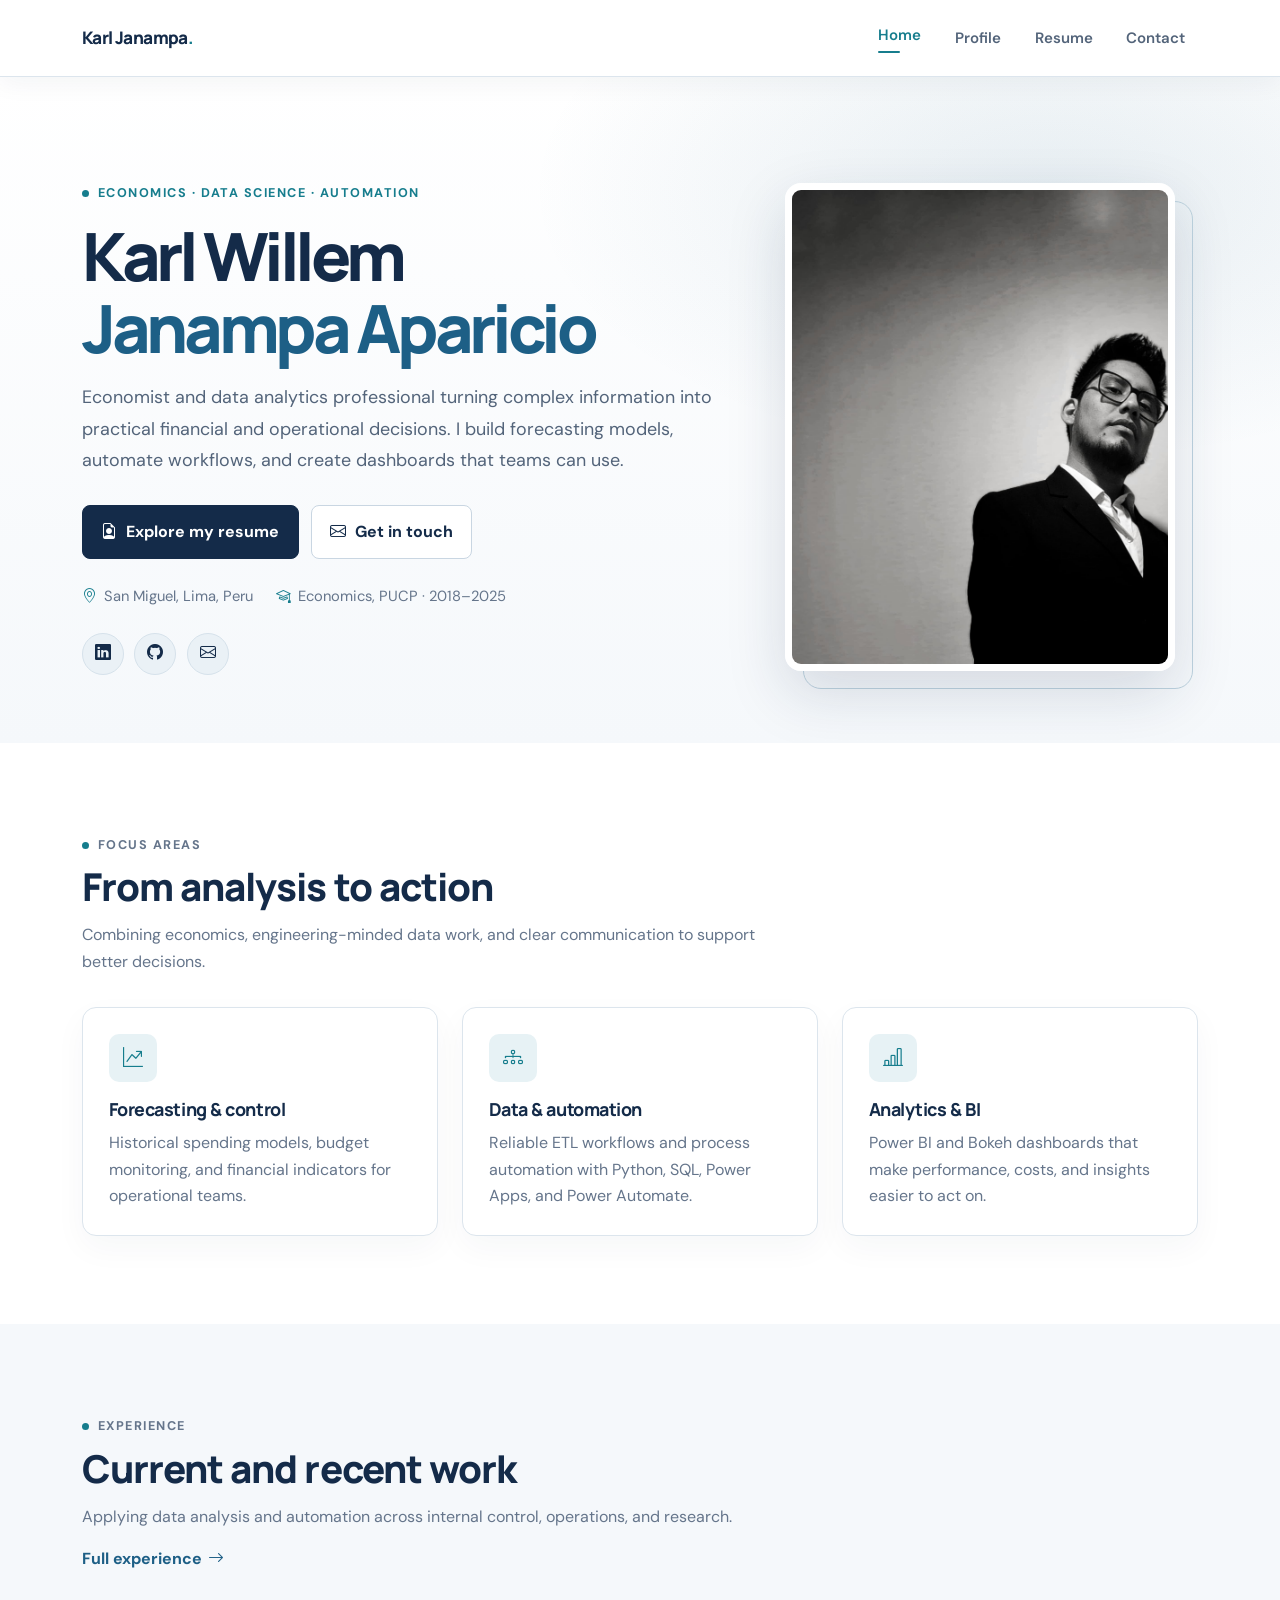
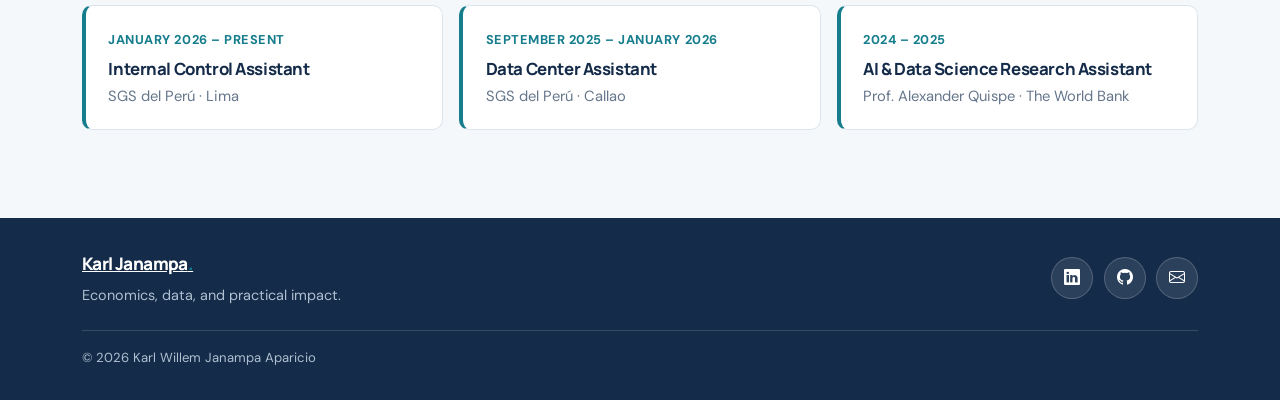
<file: index.html>
<!DOCTYPE html>
<html lang="en">

<head>
  <meta charset="utf-8">
  <meta name="viewport" content="width=device-width, initial-scale=1">
  <meta name="description" content="Karl Willem Janampa Aparicio — Economist focused on data science, analytics, automation, and evidence-based decisions.">
  <meta name="theme-color" content="#142b49">
  <title>Karl Janampa | Economist &amp; Data Analytics</title>
  <link rel="icon" href="assets/img/favicon.png" type="image/png">
  <link rel="preconnect" href="https://fonts.googleapis.com">
  <link rel="preconnect" href="https://fonts.gstatic.com" crossorigin>
  <link href="https://fonts.googleapis.com/css2?family=DM+Sans:wght@400;500;600;700&family=Manrope:wght@500;600;700;800&display=swap" rel="stylesheet">
  <link href="assets/vendor/bootstrap/css/bootstrap.min.css" rel="stylesheet">
  <link href="assets/vendor/bootstrap-icons/bootstrap-icons.css" rel="stylesheet">
  <link href="assets/css/corporate.css" rel="stylesheet">
</head>

<body>
  <header id="header" class="site-header sticky-top">
    <nav class="navbar navbar-expand-lg navbar-light site-nav" aria-label="Main navigation">
      <div class="container">
        <a class="navbar-brand site-brand" href="index.html">Karl Janampa<span class="site-brand-mark">.</span></a>
        <button class="navbar-toggler" type="button" data-bs-toggle="collapse" data-bs-target="#siteNav" aria-controls="siteNav" aria-expanded="false" aria-label="Toggle navigation">
          <span class="navbar-toggler-icon"></span>
        </button>
        <div class="collapse navbar-collapse" id="siteNav">
          <ul class="navbar-nav ms-auto align-items-lg-center gap-lg-2">
            <li class="nav-item"><a class="nav-link active" aria-current="page" href="index.html">Home</a></li>
            <li class="nav-item"><a class="nav-link" href="about.html">Profile</a></li>
            <li class="nav-item"><a class="nav-link" href="resume.html">Resume</a></li>
            <li class="nav-item"><a class="nav-link" href="contact.html">Contact</a></li>
          </ul>
        </div>
      </div>
    </nav>
  </header>

  <main id="top">
    <section class="hero-section">
      <div class="container">
        <div class="row align-items-center g-5">
          <div class="col-lg-7">
            <p class="eyebrow">Economics · Data science · Automation</p>
            <h1 class="hero-title">Karl Willem<br><span>Janampa Aparicio</span></h1>
            <p class="hero-lead">Economist and data analytics professional turning complex information into practical financial and operational decisions. I build forecasting models, automate workflows, and create dashboards that teams can use.</p>
            <div class="button-row">
              <a class="btn-brand" href="resume.html"><i class="bi bi-file-earmark-person"></i>Explore my resume</a>
              <a class="btn-outline-brand" href="mailto:kjanampa@pucp.edu.pe"><i class="bi bi-envelope"></i>Get in touch</a>
            </div>
            <div class="hero-details">
              <span><i class="bi bi-geo-alt"></i>San Miguel, Lima, Peru</span>
              <span><i class="bi bi-mortarboard"></i>Economics, PUCP · 2018–2025</span>
            </div>
            <div class="social-links mt-4" aria-label="Social profiles">
              <a href="https://linkedin.com/in/karljaap" target="_blank" rel="noopener noreferrer" aria-label="LinkedIn"><i class="bi bi-linkedin"></i></a>
              <a href="https://github.com/karljaap26" target="_blank" rel="noopener noreferrer" aria-label="GitHub"><i class="bi bi-github"></i></a>
              <a href="mailto:kjanampa@pucp.edu.pe" aria-label="Email"><i class="bi bi-envelope"></i></a>
            </div>
          </div>
          <div class="col-lg-5">
            <div class="hero-photo-wrap">
              <img class="hero-photo" src="assets/img/karl.jpeg" alt="Karl Willem Janampa Aparicio">
            </div>
          </div>
        </div>
      </div>
    </section>

    <section class="section-pad section-pad-white">
      <div class="container">
        <div class="section-heading">
          <p class="eyebrow">Focus areas</p>
          <h2>From analysis to action</h2>
          <p>Combining economics, engineering-minded data work, and clear communication to support better decisions.</p>
        </div>
        <div class="row g-4">
          <div class="col-md-4">
            <article class="feature-card">
              <span class="feature-icon"><i class="bi bi-graph-up-arrow"></i></span>
              <h3>Forecasting &amp; control</h3>
              <p>Historical spending models, budget monitoring, and financial indicators for operational teams.</p>
            </article>
          </div>
          <div class="col-md-4">
            <article class="feature-card">
              <span class="feature-icon"><i class="bi bi-diagram-3"></i></span>
              <h3>Data &amp; automation</h3>
              <p>Reliable ETL workflows and process automation with Python, SQL, Power Apps, and Power Automate.</p>
            </article>
          </div>
          <div class="col-md-4">
            <article class="feature-card">
              <span class="feature-icon"><i class="bi bi-bar-chart-line"></i></span>
              <h3>Analytics &amp; BI</h3>
              <p>Power BI and Bokeh dashboards that make performance, costs, and insights easier to act on.</p>
            </article>
          </div>
        </div>
      </div>
    </section>

    <section class="section-pad">
      <div class="container">
        <div class="split-heading section-heading">
          <div>
            <p class="eyebrow">Experience</p>
            <h2>Current and recent work</h2>
            <p>Applying data analysis and automation across internal control, operations, and research.</p>
          </div>
          <a class="text-link" href="resume.html">Full experience <i class="bi bi-arrow-right"></i></a>
        </div>
        <div class="row g-3">
          <div class="col-lg-4">
            <article class="experience-card">
              <span class="period">January 2026 – Present</span>
              <h3>Internal Control Assistant</h3>
              <p>SGS del Perú · Lima</p>
            </article>
          </div>
          <div class="col-lg-4">
            <article class="experience-card">
              <span class="period">September 2025 – January 2026</span>
              <h3>Data Center Assistant</h3>
              <p>SGS del Perú · Callao</p>
            </article>
          </div>
          <div class="col-lg-4">
            <article class="experience-card">
              <span class="period">2024 – 2025</span>
              <h3>AI &amp; Data Science Research Assistant</h3>
              <p>Prof. Alexander Quispe · The World Bank</p>
            </article>
          </div>
        </div>
      </div>
    </section>
  </main>

  <footer class="site-footer">
    <div class="container">
      <div class="footer-inner">
        <div>
          <a class="site-brand" href="index.html">Karl Janampa<span class="site-brand-mark">.</span></a>
          <p>Economics, data, and practical impact.</p>
        </div>
        <div class="social-links" aria-label="Social profiles">
          <a href="https://linkedin.com/in/karljaap" target="_blank" rel="noopener noreferrer" aria-label="LinkedIn"><i class="bi bi-linkedin"></i></a>
          <a href="https://github.com/karljaap26" target="_blank" rel="noopener noreferrer" aria-label="GitHub"><i class="bi bi-github"></i></a>
          <a href="mailto:kjanampa@pucp.edu.pe" aria-label="Email"><i class="bi bi-envelope"></i></a>
        </div>
      </div>
      <div class="footer-copy">© 2026 Karl Willem Janampa Aparicio</div>
    </div>
  </footer>

  <a href="#top" id="scroll-top" class="scroll-top" aria-label="Back to top"><i class="bi bi-arrow-up-short"></i></a>
  <script src="assets/vendor/bootstrap/js/bootstrap.bundle.min.js"></script>
  <script src="assets/vendor/aos/aos.js"></script>
  <script src="assets/vendor/typed.js/typed.umd.js"></script>
  <script src="assets/vendor/purecounter/purecounter_vanilla.js"></script>
  <script src="assets/vendor/waypoints/noframework.waypoints.js"></script>
  <script src="assets/vendor/swiper/swiper-bundle.min.js"></script>
  <script src="assets/vendor/glightbox/js/glightbox.min.js"></script>
  <script src="assets/vendor/imagesloaded/imagesloaded.pkgd.min.js"></script>
  <script src="assets/vendor/isotope-layout/isotope.pkgd.min.js"></script>
  <script src="assets/js/main.js"></script>
</body>
</html>
</file>
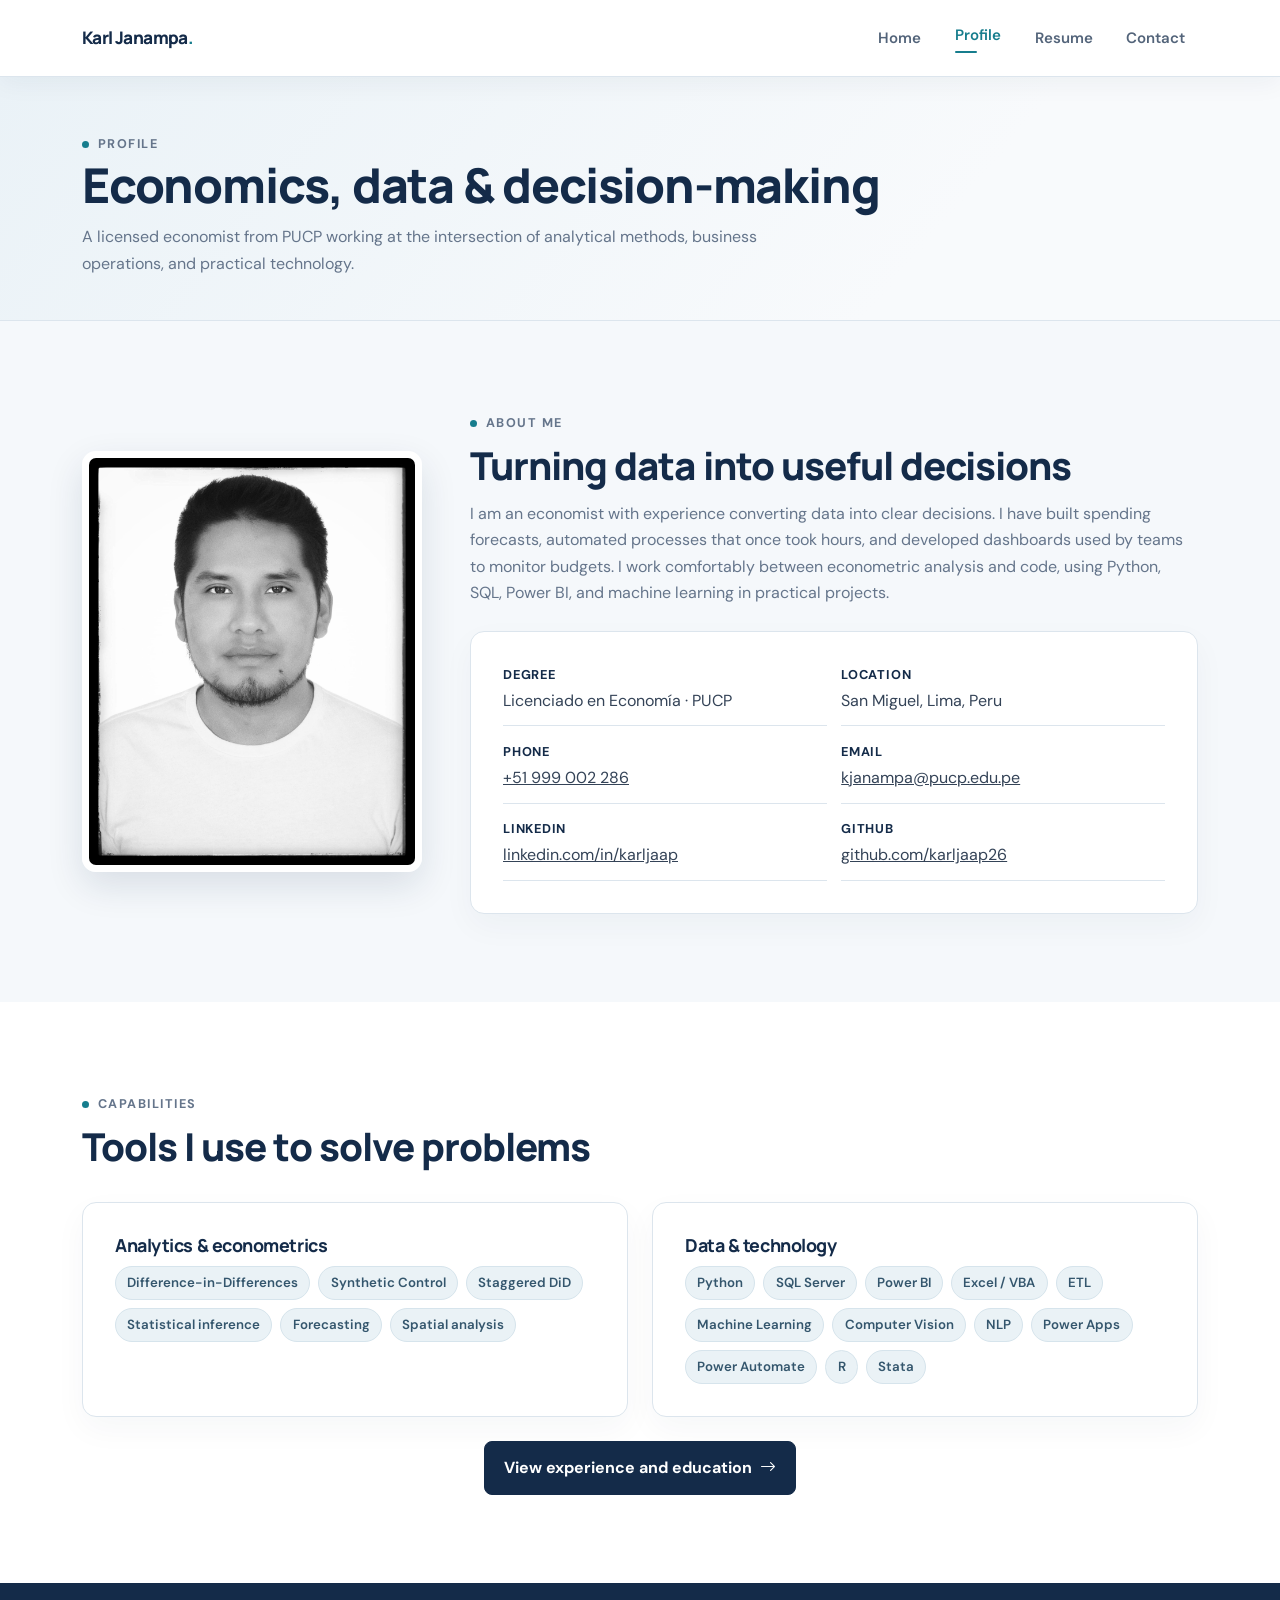
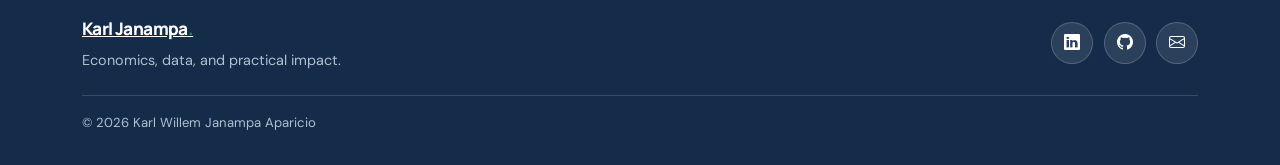
<file: about.html>
<!DOCTYPE html>
<html lang="en">

<head>
  <meta charset="utf-8">
  <meta name="viewport" content="width=device-width, initial-scale=1">
  <meta name="description" content="Profile of Karl Janampa, licensed economist from PUCP focused on analytics, automation, and applied data science.">
  <meta name="theme-color" content="#142b49">
  <title>Profile | Karl Janampa</title>
  <link rel="icon" href="assets/img/favicon.png" type="image/png">
  <link rel="preconnect" href="https://fonts.googleapis.com">
  <link rel="preconnect" href="https://fonts.gstatic.com" crossorigin>
  <link href="https://fonts.googleapis.com/css2?family=DM+Sans:wght@400;500;600;700&family=Manrope:wght@500;600;700;800&display=swap" rel="stylesheet">
  <link href="assets/vendor/bootstrap/css/bootstrap.min.css" rel="stylesheet">
  <link href="assets/vendor/bootstrap-icons/bootstrap-icons.css" rel="stylesheet">
  <link href="assets/css/corporate.css" rel="stylesheet">
</head>

<body>
  <header id="header" class="site-header sticky-top">
    <nav class="navbar navbar-expand-lg navbar-light site-nav" aria-label="Main navigation">
      <div class="container">
        <a class="navbar-brand site-brand" href="index.html">Karl Janampa<span class="site-brand-mark">.</span></a>
        <button class="navbar-toggler" type="button" data-bs-toggle="collapse" data-bs-target="#siteNav" aria-controls="siteNav" aria-expanded="false" aria-label="Toggle navigation">
          <span class="navbar-toggler-icon"></span>
        </button>
        <div class="collapse navbar-collapse" id="siteNav">
          <ul class="navbar-nav ms-auto align-items-lg-center gap-lg-2">
            <li class="nav-item"><a class="nav-link" href="index.html">Home</a></li>
            <li class="nav-item"><a class="nav-link active" aria-current="page" href="about.html">Profile</a></li>
            <li class="nav-item"><a class="nav-link" href="resume.html">Resume</a></li>
            <li class="nav-item"><a class="nav-link" href="contact.html">Contact</a></li>
          </ul>
        </div>
      </div>
    </nav>
  </header>

  <main id="top">
    <section class="page-banner">
      <div class="container">
        <p class="eyebrow">Profile</p>
        <h1>Economics, data &amp; decision-making</h1>
        <p>A licensed economist from PUCP working at the intersection of analytical methods, business operations, and practical technology.</p>
      </div>
    </section>

    <section class="section-pad">
      <div class="container">
        <div class="row align-items-center g-5">
          <div class="col-lg-4">
            <img class="profile-image" src="assets/img/Karl2.jpeg" alt="Portrait of Karl Willem Janampa Aparicio">
          </div>
          <div class="col-lg-8">
            <div class="section-heading mb-4">
              <p class="eyebrow">About me</p>
              <h2>Turning data into useful decisions</h2>
              <p>I am an economist with experience converting data into clear decisions. I have built spending forecasts, automated processes that once took hours, and developed dashboards used by teams to monitor budgets. I work comfortably between econometric analysis and code, using Python, SQL, Power BI, and machine learning in practical projects.</p>
            </div>
            <div class="content-card">
              <ul class="fact-list">
                <li><strong>Degree</strong><span>Licenciado en Economía · PUCP</span></li>
                <li><strong>Location</strong><span>San Miguel, Lima, Peru</span></li>
                <li><strong>Phone</strong><a href="tel:+51999002286">+51 999 002 286</a></li>
                <li><strong>Email</strong><a href="mailto:kjanampa@pucp.edu.pe">kjanampa@pucp.edu.pe</a></li>
                <li><strong>LinkedIn</strong><a href="https://linkedin.com/in/karljaap" target="_blank" rel="noopener noreferrer">linkedin.com/in/karljaap</a></li>
                <li><strong>GitHub</strong><a href="https://github.com/karljaap26" target="_blank" rel="noopener noreferrer">github.com/karljaap26</a></li>
              </ul>
            </div>
          </div>
        </div>
      </div>
    </section>

    <section class="section-pad section-pad-white">
      <div class="container">
        <div class="section-heading">
          <p class="eyebrow">Capabilities</p>
          <h2>Tools I use to solve problems</h2>
        </div>
        <div class="row g-4">
          <div class="col-lg-6">
            <article class="content-card h-100">
              <h3>Analytics &amp; econometrics</h3>
              <div class="tag-list">
                <span class="tag">Difference-in-Differences</span><span class="tag">Synthetic Control</span>
                <span class="tag">Staggered DiD</span><span class="tag">Statistical inference</span>
                <span class="tag">Forecasting</span><span class="tag">Spatial analysis</span>
              </div>
            </article>
          </div>
          <div class="col-lg-6">
            <article class="content-card h-100">
              <h3>Data &amp; technology</h3>
              <div class="tag-list">
                <span class="tag">Python</span><span class="tag">SQL Server</span><span class="tag">Power BI</span>
                <span class="tag">Excel / VBA</span><span class="tag">ETL</span><span class="tag">Machine Learning</span>
                <span class="tag">Computer Vision</span><span class="tag">NLP</span><span class="tag">Power Apps</span>
                <span class="tag">Power Automate</span><span class="tag">R</span><span class="tag">Stata</span>
              </div>
            </article>
          </div>
        </div>
        <div class="text-center mt-4">
          <a class="btn-brand" href="resume.html">View experience and education <i class="bi bi-arrow-right"></i></a>
        </div>
      </div>
    </section>
  </main>

  <footer class="site-footer">
    <div class="container">
      <div class="footer-inner">
        <div><a class="site-brand" href="index.html">Karl Janampa<span class="site-brand-mark">.</span></a><p>Economics, data, and practical impact.</p></div>
        <div class="social-links" aria-label="Social profiles">
          <a href="https://linkedin.com/in/karljaap" target="_blank" rel="noopener noreferrer" aria-label="LinkedIn"><i class="bi bi-linkedin"></i></a>
          <a href="https://github.com/karljaap26" target="_blank" rel="noopener noreferrer" aria-label="GitHub"><i class="bi bi-github"></i></a>
          <a href="mailto:kjanampa@pucp.edu.pe" aria-label="Email"><i class="bi bi-envelope"></i></a>
        </div>
      </div>
      <div class="footer-copy">© 2026 Karl Willem Janampa Aparicio</div>
    </div>
  </footer>

  <a href="#top" id="scroll-top" class="scroll-top" aria-label="Back to top"><i class="bi bi-arrow-up-short"></i></a>
  <script src="assets/vendor/bootstrap/js/bootstrap.bundle.min.js"></script>
  <script src="assets/vendor/aos/aos.js"></script>
  <script src="assets/vendor/typed.js/typed.umd.js"></script>
  <script src="assets/vendor/purecounter/purecounter_vanilla.js"></script>
  <script src="assets/vendor/waypoints/noframework.waypoints.js"></script>
  <script src="assets/vendor/swiper/swiper-bundle.min.js"></script>
  <script src="assets/vendor/glightbox/js/glightbox.min.js"></script>
  <script src="assets/vendor/imagesloaded/imagesloaded.pkgd.min.js"></script>
  <script src="assets/vendor/isotope-layout/isotope.pkgd.min.js"></script>
  <script src="assets/js/main.js"></script>
</body>
</html>
</file>
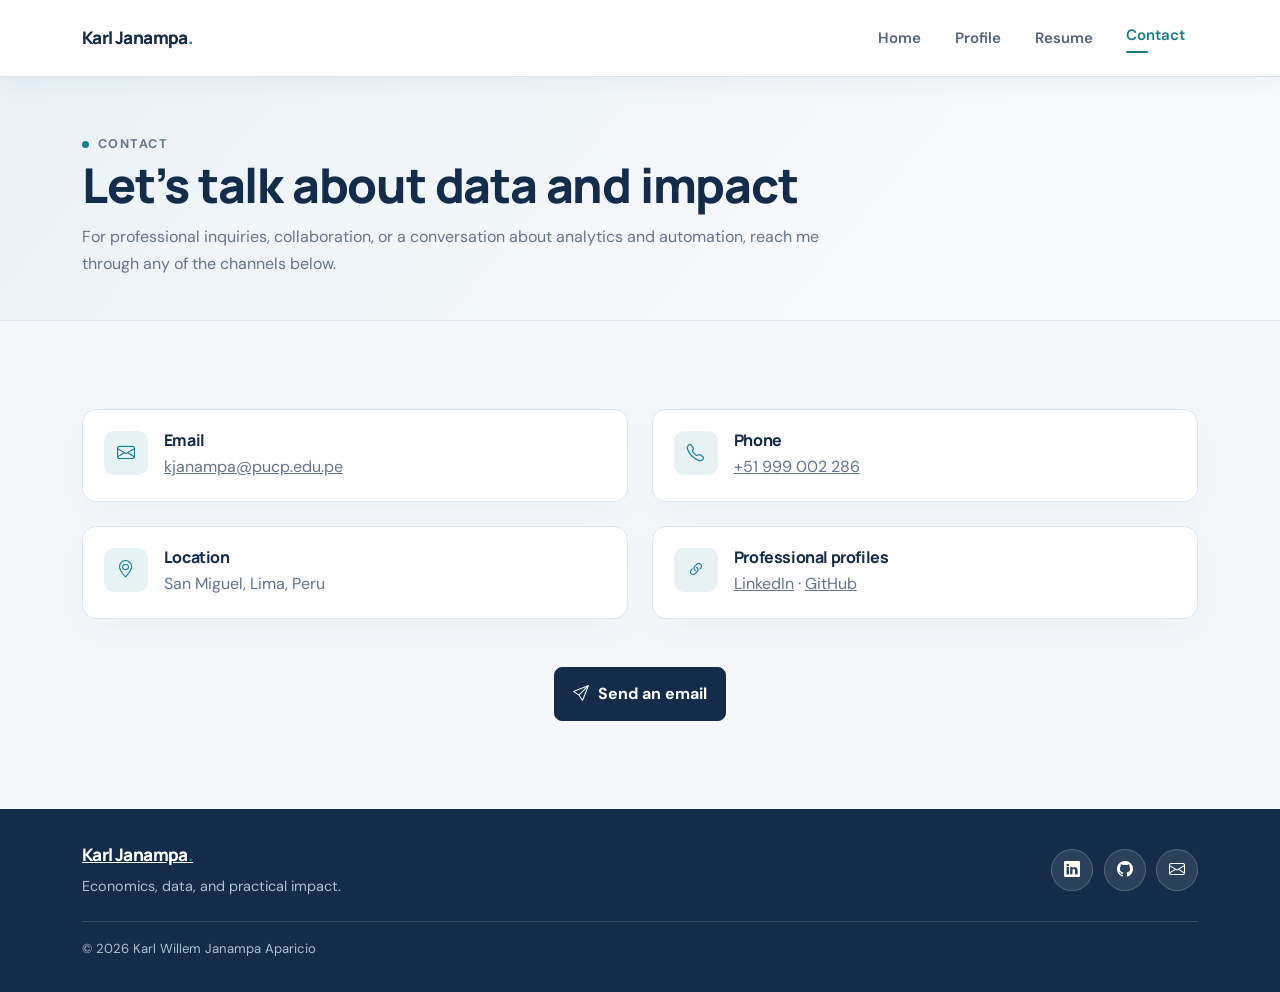
<file: contact.html>
<!DOCTYPE html>
<html lang="en">

<head>
  <meta charset="utf-8">
  <meta name="viewport" content="width=device-width, initial-scale=1">
  <meta name="description" content="Contact Karl Janampa in San Miguel, Lima, Peru.">
  <meta name="theme-color" content="#142b49">
  <title>Contact | Karl Janampa</title>
  <link rel="icon" href="assets/img/favicon.png" type="image/png">
  <link rel="preconnect" href="https://fonts.googleapis.com">
  <link rel="preconnect" href="https://fonts.gstatic.com" crossorigin>
  <link href="https://fonts.googleapis.com/css2?family=DM+Sans:wght@400;500;600;700&family=Manrope:wght@500;600;700;800&display=swap" rel="stylesheet">
  <link href="assets/vendor/bootstrap/css/bootstrap.min.css" rel="stylesheet">
  <link href="assets/vendor/bootstrap-icons/bootstrap-icons.css" rel="stylesheet">
  <link href="assets/css/corporate.css" rel="stylesheet">
</head>

<body>
  <header id="header" class="site-header sticky-top">
    <nav class="navbar navbar-expand-lg navbar-light site-nav" aria-label="Main navigation">
      <div class="container">
        <a class="navbar-brand site-brand" href="index.html">Karl Janampa<span class="site-brand-mark">.</span></a>
        <button class="navbar-toggler" type="button" data-bs-toggle="collapse" data-bs-target="#siteNav" aria-controls="siteNav" aria-expanded="false" aria-label="Toggle navigation">
          <span class="navbar-toggler-icon"></span>
        </button>
        <div class="collapse navbar-collapse" id="siteNav">
          <ul class="navbar-nav ms-auto align-items-lg-center gap-lg-2">
            <li class="nav-item"><a class="nav-link" href="index.html">Home</a></li>
            <li class="nav-item"><a class="nav-link" href="about.html">Profile</a></li>
            <li class="nav-item"><a class="nav-link" href="resume.html">Resume</a></li>
            <li class="nav-item"><a class="nav-link active" aria-current="page" href="contact.html">Contact</a></li>
          </ul>
        </div>
      </div>
    </nav>
  </header>

  <main id="top">
    <section class="page-banner">
      <div class="container">
        <p class="eyebrow">Contact</p>
        <h1>Let’s talk about data and impact</h1>
        <p>For professional inquiries, collaboration, or a conversation about analytics and automation, reach me through any of the channels below.</p>
      </div>
    </section>

    <section class="section-pad">
      <div class="container">
        <div class="row g-4">
          <div class="col-md-6">
            <article class="contact-card">
              <span class="contact-icon"><i class="bi bi-envelope"></i></span>
              <div><h2>Email</h2><a href="mailto:kjanampa@pucp.edu.pe">kjanampa@pucp.edu.pe</a></div>
            </article>
          </div>
          <div class="col-md-6">
            <article class="contact-card">
              <span class="contact-icon"><i class="bi bi-telephone"></i></span>
              <div><h2>Phone</h2><a href="tel:+51999002286">+51 999 002 286</a></div>
            </article>
          </div>
          <div class="col-md-6">
            <article class="contact-card">
              <span class="contact-icon"><i class="bi bi-geo-alt"></i></span>
              <div><h2>Location</h2><p>San Miguel, Lima, Peru</p></div>
            </article>
          </div>
          <div class="col-md-6">
            <article class="contact-card">
              <span class="contact-icon"><i class="bi bi-link-45deg"></i></span>
              <div><h2>Professional profiles</h2>
                <p><a href="https://linkedin.com/in/karljaap" target="_blank" rel="noopener noreferrer">LinkedIn</a> ·
                  <a href="https://github.com/karljaap26" target="_blank" rel="noopener noreferrer">GitHub</a></p>
              </div>
            </article>
          </div>
        </div>
        <div class="text-center mt-5">
          <a class="btn-brand" href="mailto:kjanampa@pucp.edu.pe?subject=Professional%20inquiry"><i class="bi bi-send"></i>Send an email</a>
        </div>
      </div>
    </section>
  </main>

  <footer class="site-footer">
    <div class="container">
      <div class="footer-inner">
        <div><a class="site-brand" href="index.html">Karl Janampa<span class="site-brand-mark">.</span></a><p>Economics, data, and practical impact.</p></div>
        <div class="social-links" aria-label="Social profiles">
          <a href="https://linkedin.com/in/karljaap" target="_blank" rel="noopener noreferrer" aria-label="LinkedIn"><i class="bi bi-linkedin"></i></a>
          <a href="https://github.com/karljaap26" target="_blank" rel="noopener noreferrer" aria-label="GitHub"><i class="bi bi-github"></i></a>
          <a href="mailto:kjanampa@pucp.edu.pe" aria-label="Email"><i class="bi bi-envelope"></i></a>
        </div>
      </div>
      <div class="footer-copy">© 2026 Karl Willem Janampa Aparicio</div>
    </div>
  </footer>

  <a href="#top" id="scroll-top" class="scroll-top" aria-label="Back to top"><i class="bi bi-arrow-up-short"></i></a>
  <script src="assets/vendor/bootstrap/js/bootstrap.bundle.min.js"></script>
  <script src="assets/vendor/aos/aos.js"></script>
  <script src="assets/vendor/typed.js/typed.umd.js"></script>
  <script src="assets/vendor/purecounter/purecounter_vanilla.js"></script>
  <script src="assets/vendor/waypoints/noframework.waypoints.js"></script>
  <script src="assets/vendor/swiper/swiper-bundle.min.js"></script>
  <script src="assets/vendor/glightbox/js/glightbox.min.js"></script>
  <script src="assets/vendor/imagesloaded/imagesloaded.pkgd.min.js"></script>
  <script src="assets/vendor/isotope-layout/isotope.pkgd.min.js"></script>
  <script src="assets/js/main.js"></script>
</body>
</html>
</file>
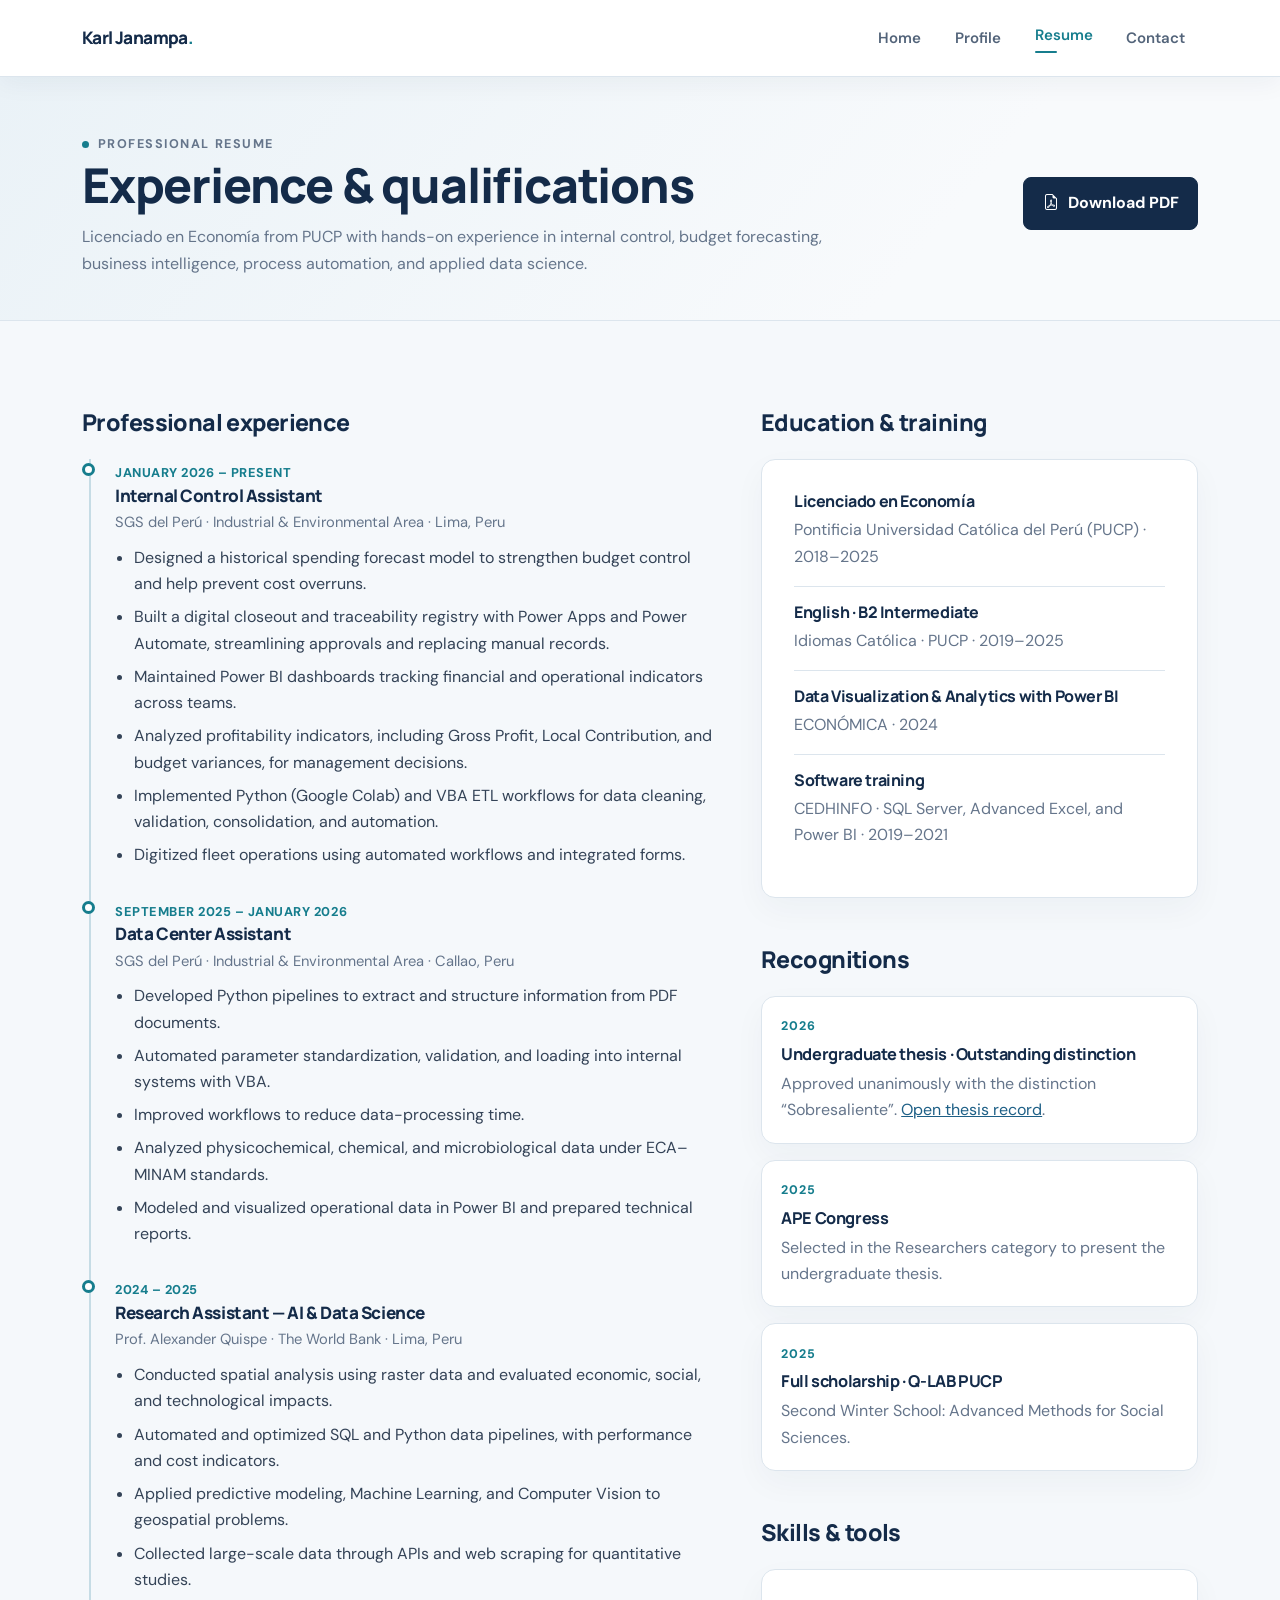
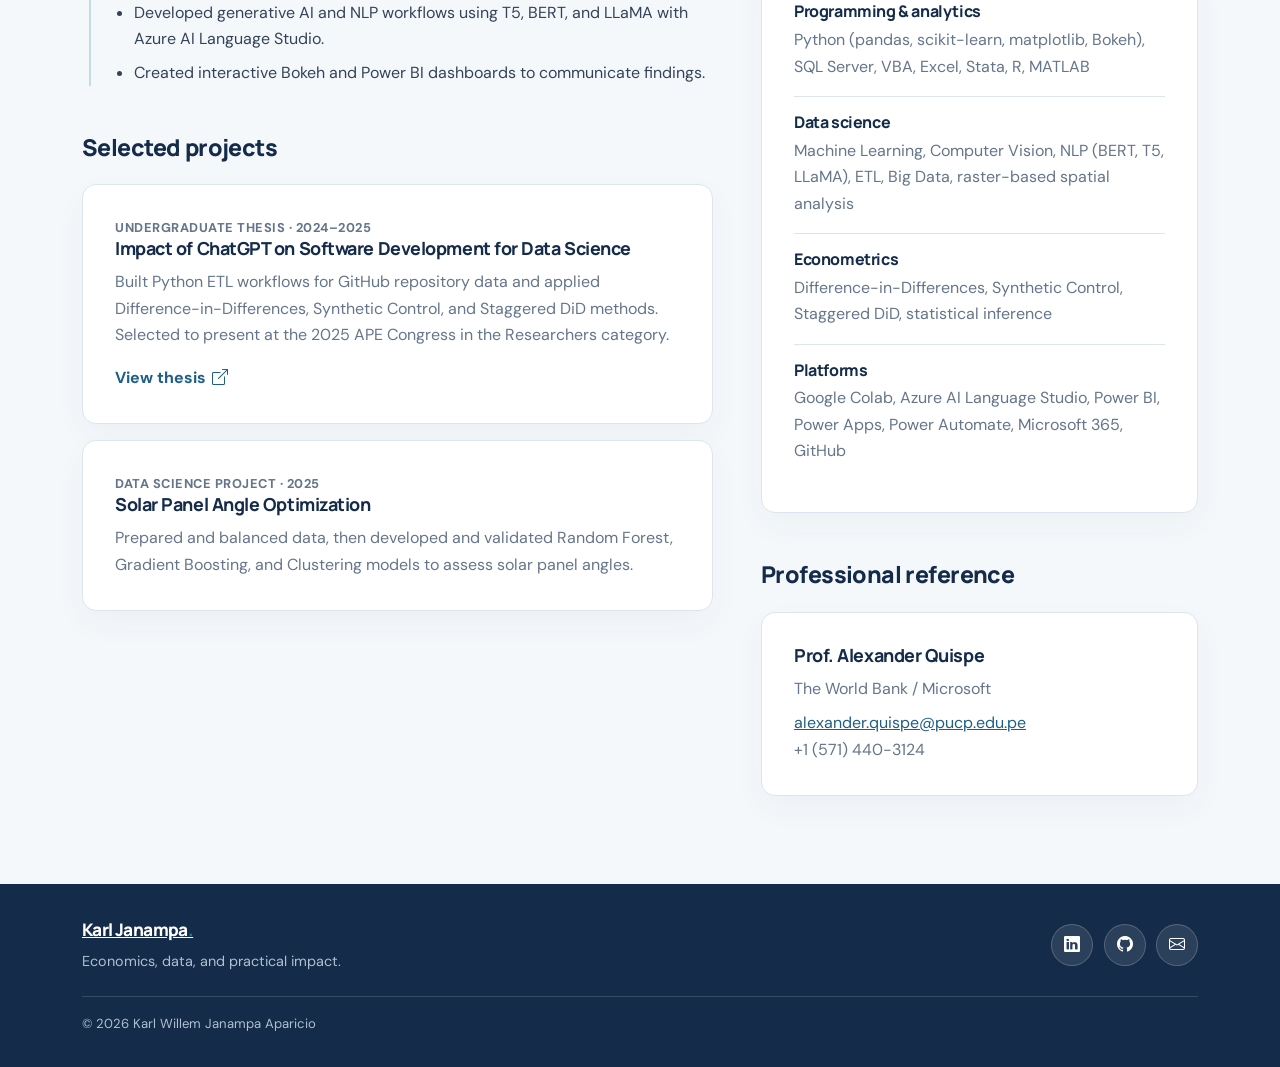
<file: resume.html>
<!DOCTYPE html>
<html lang="en">

<head>
  <meta charset="utf-8">
  <meta name="viewport" content="width=device-width, initial-scale=1">
  <meta name="description" content="Professional resume of Karl Janampa: economics, internal control, business intelligence, data science, and automation experience.">
  <meta name="theme-color" content="#142b49">
  <title>Resume | Karl Janampa</title>
  <link rel="icon" href="assets/img/favicon.png" type="image/png">
  <link rel="preconnect" href="https://fonts.googleapis.com">
  <link rel="preconnect" href="https://fonts.gstatic.com" crossorigin>
  <link href="https://fonts.googleapis.com/css2?family=DM+Sans:wght@400;500;600;700&family=Manrope:wght@500;600;700;800&display=swap" rel="stylesheet">
  <link href="assets/vendor/bootstrap/css/bootstrap.min.css" rel="stylesheet">
  <link href="assets/vendor/bootstrap-icons/bootstrap-icons.css" rel="stylesheet">
  <link href="assets/css/corporate.css" rel="stylesheet">
</head>

<body>
  <header id="header" class="site-header sticky-top">
    <nav class="navbar navbar-expand-lg navbar-light site-nav" aria-label="Main navigation">
      <div class="container">
        <a class="navbar-brand site-brand" href="index.html">Karl Janampa<span class="site-brand-mark">.</span></a>
        <button class="navbar-toggler" type="button" data-bs-toggle="collapse" data-bs-target="#siteNav" aria-controls="siteNav" aria-expanded="false" aria-label="Toggle navigation">
          <span class="navbar-toggler-icon"></span>
        </button>
        <div class="collapse navbar-collapse" id="siteNav">
          <ul class="navbar-nav ms-auto align-items-lg-center gap-lg-2">
            <li class="nav-item"><a class="nav-link" href="index.html">Home</a></li>
            <li class="nav-item"><a class="nav-link" href="about.html">Profile</a></li>
            <li class="nav-item"><a class="nav-link active" aria-current="page" href="resume.html">Resume</a></li>
            <li class="nav-item"><a class="nav-link" href="contact.html">Contact</a></li>
          </ul>
        </div>
      </div>
    </nav>
  </header>

  <main id="top">
    <section class="page-banner">
      <div class="container">
        <div class="resume-intro">
          <div>
            <p class="eyebrow">Professional resume</p>
            <h1>Experience &amp; qualifications</h1>
            <p>Licenciado en Economía from PUCP with hands-on experience in internal control, budget forecasting, business intelligence, process automation, and applied data science.</p>
          </div>
          <a class="btn-brand" href="assets/Karl_Janampa_CV.pdf" download><i class="bi bi-file-earmark-pdf"></i>Download PDF</a>
        </div>
      </div>
    </section>

    <section class="section-pad">
      <div class="container">
        <div class="row g-5">
          <div class="col-lg-7">
            <section aria-labelledby="experience-title">
              <h2 class="resume-section-title" id="experience-title">Professional experience</h2>
              <div class="timeline">
                <article class="timeline-item">
                  <span class="timeline-period">January 2026 – Present</span>
                  <h3>Internal Control Assistant</h3>
                  <p class="timeline-meta">SGS del Perú · Industrial &amp; Environmental Area · Lima, Peru</p>
                  <ul>
                    <li>Designed a historical spending forecast model to strengthen budget control and help prevent cost overruns.</li>
                    <li>Built a digital closeout and traceability registry with Power Apps and Power Automate, streamlining approvals and replacing manual records.</li>
                    <li>Maintained Power BI dashboards tracking financial and operational indicators across teams.</li>
                    <li>Analyzed profitability indicators, including Gross Profit, Local Contribution, and budget variances, for management decisions.</li>
                    <li>Implemented Python (Google Colab) and VBA ETL workflows for data cleaning, validation, consolidation, and automation.</li>
                    <li>Digitized fleet operations using automated workflows and integrated forms.</li>
                  </ul>
                </article>

                <article class="timeline-item">
                  <span class="timeline-period">September 2025 – January 2026</span>
                  <h3>Data Center Assistant</h3>
                  <p class="timeline-meta">SGS del Perú · Industrial &amp; Environmental Area · Callao, Peru</p>
                  <ul>
                    <li>Developed Python pipelines to extract and structure information from PDF documents.</li>
                    <li>Automated parameter standardization, validation, and loading into internal systems with VBA.</li>
                    <li>Improved workflows to reduce data-processing time.</li>
                    <li>Analyzed physicochemical, chemical, and microbiological data under ECA–MINAM standards.</li>
                    <li>Modeled and visualized operational data in Power BI and prepared technical reports.</li>
                  </ul>
                </article>

                <article class="timeline-item">
                  <span class="timeline-period">2024 – 2025</span>
                  <h3>Research Assistant — AI &amp; Data Science</h3>
                  <p class="timeline-meta">Prof. Alexander Quispe · The World Bank · Lima, Peru</p>
                  <ul>
                    <li>Conducted spatial analysis using raster data and evaluated economic, social, and technological impacts.</li>
                    <li>Automated and optimized SQL and Python data pipelines, with performance and cost indicators.</li>
                    <li>Applied predictive modeling, Machine Learning, and Computer Vision to geospatial problems.</li>
                    <li>Collected large-scale data through APIs and web scraping for quantitative studies.</li>
                    <li>Developed generative AI and NLP workflows using T5, BERT, and LLaMA with Azure AI Language Studio.</li>
                    <li>Created interactive Bokeh and Power BI dashboards to communicate findings.</li>
                  </ul>
                </article>
              </div>
            </section>

            <section class="mt-5" aria-labelledby="projects-title">
              <h2 class="resume-section-title" id="projects-title">Selected projects</h2>
              <div class="content-card mb-3">
                <p class="timeline-period">Undergraduate thesis · 2024–2025</p>
                <h3>Impact of ChatGPT on Software Development for Data Science</h3>
                <p>Built Python ETL workflows for GitHub repository data and applied Difference-in-Differences, Synthetic Control, and Staggered DiD methods. Selected to present at the 2025 APE Congress in the Researchers category.</p>
                <a class="text-link mt-3" href="https://tesis.pucp.edu.pe/items/afd47a11-09c8-488e-b916-02298dc2a079" target="_blank" rel="noopener noreferrer">View thesis <i class="bi bi-box-arrow-up-right"></i></a>
              </div>
              <div class="content-card">
                <p class="timeline-period">Data science project · 2025</p>
                <h3>Solar Panel Angle Optimization</h3>
                <p>Prepared and balanced data, then developed and validated Random Forest, Gradient Boosting, and Clustering models to assess solar panel angles.</p>
              </div>
            </section>
          </div>

          <aside class="col-lg-5">
            <section aria-labelledby="education-title">
              <h2 class="resume-section-title" id="education-title">Education &amp; training</h2>
              <div class="content-card">
                <div class="skill-group">
                  <h3>Licenciado en Economía</h3>
                  <p>Pontificia Universidad Católica del Perú (PUCP) · 2018–2025</p>
                </div>
                <div class="skill-group">
                  <h3>English · B2 Intermediate</h3>
                  <p>Idiomas Católica · PUCP · 2019–2025</p>
                </div>
                <div class="skill-group">
                  <h3>Data Visualization &amp; Analytics with Power BI</h3>
                  <p>ECONÓMICA · 2024</p>
                </div>
                <div class="skill-group">
                  <h3>Software training</h3>
                  <p>CEDHINFO · SQL Server, Advanced Excel, and Power BI · 2019–2021</p>
                </div>
              </div>
            </section>

            <section class="mt-5" aria-labelledby="recognitions-title">
              <h2 class="resume-section-title" id="recognitions-title">Recognitions</h2>
              <div class="row g-3">
                <div class="col-12">
                  <article class="recognition-card">
                    <p class="recognition-year">2026</p>
                    <h3>Undergraduate thesis · Outstanding distinction</h3>
                    <p>Approved unanimously with the distinction “Sobresaliente”. <a href="https://tesis.pucp.edu.pe/items/afd47a11-09c8-488e-b916-02298dc2a079" target="_blank" rel="noopener noreferrer">Open thesis record</a>.</p>
                  </article>
                </div>
                <div class="col-12">
                  <article class="recognition-card">
                    <p class="recognition-year">2025</p>
                    <h3>APE Congress</h3>
                    <p>Selected in the Researchers category to present the undergraduate thesis.</p>
                  </article>
                </div>
                <div class="col-12">
                  <article class="recognition-card">
                    <p class="recognition-year">2025</p>
                    <h3>Full scholarship · Q-LAB PUCP</h3>
                    <p>Second Winter School: Advanced Methods for Social Sciences.</p>
                  </article>
                </div>
              </div>
            </section>

            <section class="mt-5" aria-labelledby="skills-title">
              <h2 class="resume-section-title" id="skills-title">Skills &amp; tools</h2>
              <div class="content-card">
                <div class="skill-group">
                  <h3>Programming &amp; analytics</h3>
                  <p>Python (pandas, scikit-learn, matplotlib, Bokeh), SQL Server, VBA, Excel, Stata, R, MATLAB</p>
                </div>
                <div class="skill-group">
                  <h3>Data science</h3>
                  <p>Machine Learning, Computer Vision, NLP (BERT, T5, LLaMA), ETL, Big Data, raster-based spatial analysis</p>
                </div>
                <div class="skill-group">
                  <h3>Econometrics</h3>
                  <p>Difference-in-Differences, Synthetic Control, Staggered DiD, statistical inference</p>
                </div>
                <div class="skill-group">
                  <h3>Platforms</h3>
                  <p>Google Colab, Azure AI Language Studio, Power BI, Power Apps, Power Automate, Microsoft 365, GitHub</p>
                </div>
              </div>
            </section>

            <section class="mt-5" aria-labelledby="reference-title">
              <h2 class="resume-section-title" id="reference-title">Professional reference</h2>
              <div class="content-card">
                <h3>Prof. Alexander Quispe</h3>
                <p>The World Bank / Microsoft</p>
                <p class="mt-2"><a href="mailto:alexander.quispe@pucp.edu.pe">alexander.quispe@pucp.edu.pe</a><br>+1 (571) 440-3124</p>
              </div>
            </section>
          </aside>
        </div>
      </div>
    </section>
  </main>

  <footer class="site-footer">
    <div class="container">
      <div class="footer-inner">
        <div><a class="site-brand" href="index.html">Karl Janampa<span class="site-brand-mark">.</span></a><p>Economics, data, and practical impact.</p></div>
        <div class="social-links" aria-label="Social profiles">
          <a href="https://linkedin.com/in/karljaap" target="_blank" rel="noopener noreferrer" aria-label="LinkedIn"><i class="bi bi-linkedin"></i></a>
          <a href="https://github.com/karljaap26" target="_blank" rel="noopener noreferrer" aria-label="GitHub"><i class="bi bi-github"></i></a>
          <a href="mailto:kjanampa@pucp.edu.pe" aria-label="Email"><i class="bi bi-envelope"></i></a>
        </div>
      </div>
      <div class="footer-copy">© 2026 Karl Willem Janampa Aparicio</div>
    </div>
  </footer>

  <a href="#top" id="scroll-top" class="scroll-top" aria-label="Back to top"><i class="bi bi-arrow-up-short"></i></a>
  <script src="assets/vendor/bootstrap/js/bootstrap.bundle.min.js"></script>
  <script src="assets/vendor/aos/aos.js"></script>
  <script src="assets/vendor/typed.js/typed.umd.js"></script>
  <script src="assets/vendor/purecounter/purecounter_vanilla.js"></script>
  <script src="assets/vendor/waypoints/noframework.waypoints.js"></script>
  <script src="assets/vendor/swiper/swiper-bundle.min.js"></script>
  <script src="assets/vendor/glightbox/js/glightbox.min.js"></script>
  <script src="assets/vendor/imagesloaded/imagesloaded.pkgd.min.js"></script>
  <script src="assets/vendor/isotope-layout/isotope.pkgd.min.js"></script>
  <script src="assets/js/main.js"></script>
</body>
</html>
</file>
<file: assets/css/corporate.css>
:root {
  --brand-navy: #142b49;
  --brand-blue: #1d5f86;
  --brand-teal: #167d8d;
  --page-bg: #f5f8fb;
  --card-bg: #ffffff;
  --body-text: #344357;
  --muted-text: #65758b;
  --border-color: #dce5ed;
}

html {
  scroll-behavior: smooth;
}

body {
  background: var(--page-bg);
  color: var(--body-text);
  font-family: "DM Sans", "Segoe UI", sans-serif;
  line-height: 1.65;
}

a {
  color: var(--brand-blue);
}

a:hover {
  color: var(--brand-teal);
}

h1,
h2,
h3,
h4,
h5,
h6 {
  color: var(--brand-navy);
  font-family: "Manrope", "Segoe UI", sans-serif;
  letter-spacing: -0.025em;
}

.site-header {
  background: rgb(255 255 255 / 94%);
  border-bottom: 1px solid var(--border-color);
  box-shadow: 0 6px 24px rgb(20 43 73 / 5%);
  backdrop-filter: blur(14px);
  z-index: 1000;
}

.site-nav {
  min-height: 76px;
  padding-top: 0;
  padding-bottom: 0;
}

.site-brand {
  color: var(--brand-navy);
  font-family: "Manrope", "Segoe UI", sans-serif;
  font-size: 1.08rem;
  font-weight: 800;
  letter-spacing: -0.035em;
}

.site-brand:hover {
  color: var(--brand-navy);
}

.site-brand-mark {
  color: var(--brand-teal);
}

.site-nav .nav-link {
  color: #53647a;
  font-size: 0.94rem;
  font-weight: 600;
  padding: 0.55rem 0.8rem !important;
}

.site-nav .nav-link:hover,
.site-nav .nav-link.active {
  color: var(--brand-teal);
}

.site-nav .nav-link.active::after {
  background: var(--brand-teal);
  border-radius: 2px;
  content: "";
  display: block;
  height: 2px;
  margin-top: 3px;
  width: 22px;
}

.site-nav .navbar-toggler {
  border-color: var(--border-color);
}

.site-nav .navbar-toggler:focus {
  box-shadow: 0 0 0 0.2rem rgb(22 125 141 / 18%);
}

.hero-section {
  background:
    radial-gradient(ellipse at 82% 17%, rgb(29 95 134 / 10%), transparent 35%),
    linear-gradient(180deg, #fff 0%, var(--page-bg) 100%);
  overflow: hidden;
  padding: clamp(4rem, 8vw, 7rem) 0 4.25rem;
}

.eyebrow {
  align-items: center;
  color: var(--brand-teal);
  display: inline-flex;
  font-size: 0.79rem;
  font-weight: 700;
  gap: 0.55rem;
  letter-spacing: 0.12em;
  margin-bottom: 1rem;
  text-transform: uppercase;
}

.eyebrow::before {
  background: var(--brand-teal);
  border-radius: 50%;
  content: "";
  height: 7px;
  width: 7px;
}

.hero-title {
  font-size: clamp(2.6rem, 5.2vw, 4.6rem);
  font-weight: 800;
  letter-spacing: -0.065em;
  line-height: 1.08;
  margin: 0 0 1.15rem;
  max-width: 760px;
}

.hero-title span {
  color: var(--brand-blue);
}

.hero-lead {
  color: #53647a;
  font-size: clamp(1.05rem, 1.4vw, 1.2rem);
  line-height: 1.75;
  margin-bottom: 1.8rem;
  max-width: 690px;
}

.button-row {
  display: flex;
  flex-wrap: wrap;
  gap: 0.75rem;
}

.btn-brand,
.btn-outline-brand {
  align-items: center;
  border-radius: 8px;
  display: inline-flex;
  font-weight: 700;
  gap: 0.55rem;
  justify-content: center;
  padding: 0.78rem 1.15rem;
  text-decoration: none;
  transition: background-color 0.2s ease, border-color 0.2s ease, color 0.2s ease, transform 0.2s ease;
}

.btn-brand {
  background: var(--brand-navy);
  border: 1px solid var(--brand-navy);
  color: #fff;
}

.btn-brand:hover {
  background: var(--brand-blue);
  border-color: var(--brand-blue);
  color: #fff;
  transform: translateY(-1px);
}

.btn-outline-brand {
  background: #fff;
  border: 1px solid #c9d6e2;
  color: var(--brand-navy);
}

.btn-outline-brand:hover {
  background: #edf5f8;
  border-color: var(--brand-teal);
  color: var(--brand-teal);
}

.hero-details {
  color: var(--muted-text);
  display: flex;
  flex-wrap: wrap;
  font-size: 0.92rem;
  gap: 1rem 1.4rem;
  margin-top: 1.6rem;
}

.hero-details span {
  align-items: center;
  display: inline-flex;
  gap: 0.45rem;
}

.hero-details i {
  color: var(--brand-teal);
}

.hero-photo-wrap {
  margin: 0 auto;
  max-width: 390px;
  position: relative;
}

.hero-photo-wrap::before {
  border: 1px solid #bed3df;
  border-radius: 18px;
  content: "";
  inset: 18px -18px -18px 18px;
  position: absolute;
}

.hero-photo {
  aspect-ratio: 4 / 5;
  border: 7px solid #fff;
  border-radius: 16px;
  box-shadow: 0 22px 60px rgb(20 43 73 / 15%);
  object-fit: cover;
  object-position: 70% center;
  position: relative;
  width: 100%;
}

.social-links {
  align-items: center;
  display: flex;
  gap: 0.65rem;
}

.social-links a {
  align-items: center;
  background: #eaf1f6;
  border: 1px solid #d6e2eb;
  border-radius: 50%;
  color: var(--brand-navy);
  display: inline-flex;
  height: 42px;
  justify-content: center;
  transition: background-color 0.2s ease, color 0.2s ease, transform 0.2s ease;
  width: 42px;
}

.social-links a:hover {
  background: var(--brand-navy);
  color: #fff;
  transform: translateY(-2px);
}

.section-pad {
  padding: clamp(3.5rem, 7vw, 5.5rem) 0;
}

.section-pad-white {
  background: #fff;
}

.section-heading {
  margin-bottom: 2rem;
  max-width: 720px;
}

.section-heading .eyebrow {
  margin-bottom: 0.55rem;
}

.section-heading h2 {
  font-size: clamp(1.8rem, 3vw, 2.45rem);
  font-weight: 800;
  margin-bottom: 0.75rem;
}

.section-heading p {
  color: var(--muted-text);
  margin-bottom: 0;
}

.feature-card,
.content-card,
.contact-card,
.recognition-card {
  background: var(--card-bg);
  border: 1px solid var(--border-color);
  border-radius: 14px;
  box-shadow: 0 12px 32px rgb(20 43 73 / 4%);
}

.feature-card {
  height: 100%;
  padding: 1.6rem;
  transition: border-color 0.2s ease, box-shadow 0.2s ease, transform 0.2s ease;
}

.feature-card:hover {
  border-color: #b6d2de;
  box-shadow: 0 18px 38px rgb(20 43 73 / 8%);
  transform: translateY(-3px);
}

.feature-icon {
  align-items: center;
  background: #e7f2f5;
  border-radius: 10px;
  color: var(--brand-teal);
  display: inline-flex;
  font-size: 1.25rem;
  height: 48px;
  justify-content: center;
  margin-bottom: 1.1rem;
  width: 48px;
}

.feature-card h3,
.content-card h3 {
  font-size: 1.12rem;
  font-weight: 750;
  margin-bottom: 0.6rem;
}

.feature-card p,
.content-card p {
  color: var(--muted-text);
  margin-bottom: 0;
}

.split-heading {
  align-items: end;
  display: flex;
  flex-wrap: wrap;
  gap: 1rem;
  justify-content: space-between;
}

.text-link {
  align-items: center;
  color: var(--brand-blue);
  display: inline-flex;
  font-weight: 700;
  gap: 0.4rem;
  text-decoration: none;
}

.text-link:hover {
  color: var(--brand-teal);
}

.experience-card {
  background: #fff;
  border: 1px solid var(--border-color);
  border-left: 4px solid var(--brand-teal);
  border-radius: 10px;
  height: 100%;
  padding: 1.25rem 1.4rem;
}

.experience-card .period,
.timeline-period {
  color: var(--brand-teal);
  font-size: 0.8rem;
  font-weight: 750;
  letter-spacing: 0.04em;
  text-transform: uppercase;
}

.experience-card h3 {
  font-size: 1.05rem;
  font-weight: 750;
  margin: 0.45rem 0 0.3rem;
}

.experience-card p {
  color: var(--muted-text);
  font-size: 0.92rem;
  margin: 0;
}

.page-banner {
  background: linear-gradient(130deg, #eaf2f7, #f8fafc 72%);
  border-bottom: 1px solid var(--border-color);
  padding: 3.3rem 0 2.7rem;
}

.page-banner h1 {
  font-size: clamp(2.1rem, 4vw, 3rem);
  font-weight: 800;
  margin: 0 0 0.65rem;
}

.page-banner p {
  color: var(--muted-text);
  margin: 0;
  max-width: 760px;
}

.profile-image {
  border: 7px solid #fff;
  border-radius: 14px;
  box-shadow: 0 14px 36px rgb(20 43 73 / 12%);
  display: block;
  max-height: 520px;
  object-fit: cover;
  object-position: center 35%;
  width: 100%;
}

.content-card {
  padding: clamp(1.35rem, 3vw, 2rem);
}

.content-card + .content-card {
  margin-top: 1rem;
}

.content-card p + p {
  margin-top: 0.85rem;
}

.fact-list {
  display: grid;
  gap: 0.9rem;
  grid-template-columns: repeat(2, minmax(0, 1fr));
  list-style: none;
  margin: 0;
  padding: 0;
}

.fact-list li {
  border-bottom: 1px solid var(--border-color);
  padding: 0 0 0.7rem;
}

.fact-list strong {
  color: var(--brand-navy);
  display: block;
  font-size: 0.8rem;
  letter-spacing: 0.06em;
  margin-bottom: 0.2rem;
  text-transform: uppercase;
}

.fact-list span,
.fact-list a {
  color: var(--body-text);
  overflow-wrap: anywhere;
}

.skill-group {
  border-top: 1px solid var(--border-color);
  padding: 1rem 0;
}

.skill-group:first-of-type {
  border-top: 0;
  padding-top: 0;
}

.skill-group h3 {
  font-size: 1rem;
  font-weight: 750;
  margin-bottom: 0.35rem;
}

.skill-group p {
  color: var(--muted-text);
  margin: 0;
}

.resume-intro {
  align-items: center;
  display: flex;
  flex-wrap: wrap;
  gap: 1rem;
  justify-content: space-between;
}

.resume-intro p {
  color: var(--muted-text);
  margin: 0;
  max-width: 770px;
}

.resume-section-title {
  font-size: 1.45rem;
  font-weight: 800;
  margin: 0 0 1.4rem;
}

.timeline {
  border-left: 2px solid #c6dce5;
  margin-left: 0.45rem;
  padding-left: 1.5rem;
}

.timeline-item {
  padding: 0 0 1.8rem;
  position: relative;
}

.timeline-item:last-child {
  padding-bottom: 0;
}

.timeline-item::before {
  background: #fff;
  border: 3px solid var(--brand-teal);
  border-radius: 50%;
  content: "";
  height: 13px;
  left: -2.05rem;
  position: absolute;
  top: 0.22rem;
  width: 13px;
}

.timeline-item h3 {
  font-size: 1.07rem;
  font-weight: 800;
  margin: 0 0 0.25rem;
}

.timeline-meta {
  color: var(--muted-text);
  font-size: 0.92rem;
  margin-bottom: 0.65rem;
}

.timeline-item ul {
  margin: 0;
  padding-left: 1.2rem;
}

.timeline-item li {
  margin-bottom: 0.42rem;
}

.timeline-item li:last-child {
  margin-bottom: 0;
}

.tag-list {
  display: flex;
  flex-wrap: wrap;
  gap: 0.5rem;
}

.tag {
  background: #eaf2f6;
  border: 1px solid #d6e4ec;
  border-radius: 999px;
  color: #34566d;
  display: inline-block;
  font-size: 0.83rem;
  font-weight: 600;
  padding: 0.32rem 0.7rem;
}

.recognition-card {
  height: 100%;
  padding: 1.2rem;
}

.recognition-card .recognition-year {
  color: var(--brand-teal);
  font-size: 0.78rem;
  font-weight: 800;
  letter-spacing: 0.07em;
  margin-bottom: 0.5rem;
  text-transform: uppercase;
}

.recognition-card h3 {
  font-size: 1.02rem;
  font-weight: 750;
  margin: 0 0 0.4rem;
}

.recognition-card p {
  color: var(--muted-text);
  margin: 0;
}

.contact-card {
  align-items: flex-start;
  display: flex;
  gap: 1rem;
  height: 100%;
  padding: 1.3rem;
}

.contact-card .contact-icon {
  align-items: center;
  background: #e7f2f5;
  border-radius: 10px;
  color: var(--brand-teal);
  display: inline-flex;
  flex: 0 0 44px;
  font-size: 1.1rem;
  height: 44px;
  justify-content: center;
}

.contact-card h2 {
  font-size: 1rem;
  font-weight: 750;
  margin: 0 0 0.25rem;
}

.contact-card p,
.contact-card a {
  color: var(--muted-text);
  margin: 0;
  overflow-wrap: anywhere;
}

.contact-card a:hover {
  color: var(--brand-teal);
}

.site-footer {
  background: var(--brand-navy);
  color: #d7e2ee;
  padding: 2rem 0;
}

.site-footer .footer-inner {
  align-items: center;
  display: flex;
  flex-wrap: wrap;
  gap: 1.2rem;
  justify-content: space-between;
}

.site-footer p {
  color: #afc0d0;
  font-size: 0.9rem;
  margin: 0.35rem 0 0;
}

.site-footer .social-links a {
  background: rgb(255 255 255 / 10%);
  border-color: rgb(255 255 255 / 20%);
  color: #fff;
}

.site-footer .social-links a:hover {
  background: #fff;
  color: var(--brand-navy);
}

.footer-copy {
  border-top: 1px solid rgb(255 255 255 / 15%);
  color: #afc0d0;
  font-size: 0.82rem;
  margin-top: 1.4rem;
  padding-top: 1rem;
}

.site-footer .site-brand,
.site-footer .site-brand:hover {
  color: #fff;
}

.text-muted-custom {
  color: var(--muted-text);
}

.scroll-top {
  align-items: center;
  background: var(--brand-navy);
  border: 1px solid rgb(255 255 255 / 18%);
  border-radius: 50%;
  bottom: 1.25rem;
  box-shadow: 0 8px 24px rgb(20 43 73 / 20%);
  color: #fff;
  display: inline-flex;
  font-size: 1.65rem;
  height: 46px;
  justify-content: center;
  opacity: 0;
  position: fixed;
  right: 1.25rem;
  text-decoration: none;
  transition: background-color 0.2s ease, opacity 0.2s ease, visibility 0.2s ease;
  visibility: hidden;
  width: 46px;
  z-index: 999;
}

.scroll-top.active {
  opacity: 1;
  visibility: visible;
}

.scroll-top:hover {
  background: var(--brand-teal);
  color: #fff;
}

@media (max-width: 991.98px) {
  .site-nav {
    min-height: 68px;
  }

  .hero-photo-wrap {
    max-width: 340px;
  }

  .hero-section {
    padding-top: 4.2rem;
  }
}

@media (max-width: 575.98px) {
  .hero-section {
    padding: 3.2rem 0 3rem;
  }

  .hero-photo-wrap {
    max-width: 290px;
  }

  .hero-photo-wrap::before {
    inset: 12px -10px -12px 10px;
  }

  .fact-list {
    grid-template-columns: 1fr;
  }

  .page-banner {
    padding: 2.6rem 0 2rem;
  }

  .site-footer .footer-inner {
    align-items: flex-start;
    flex-direction: column;
  }
}
</file>
